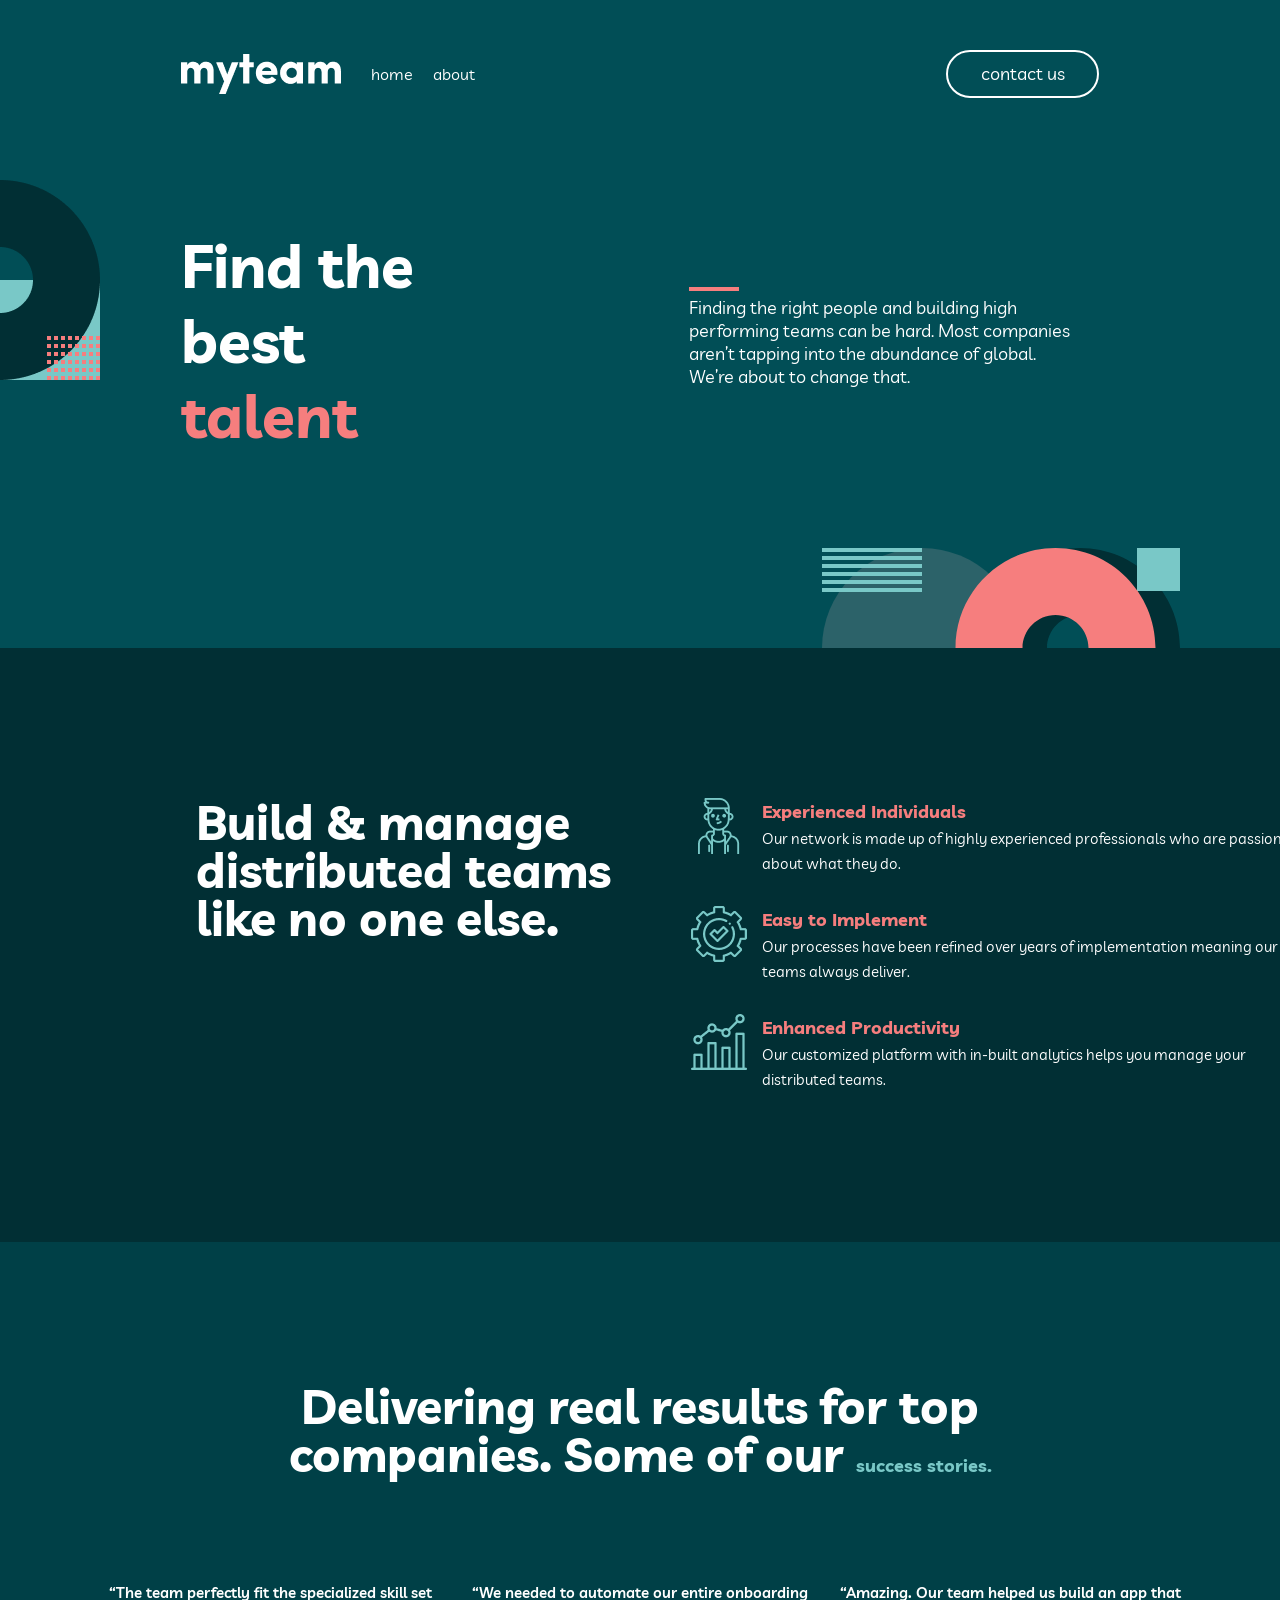
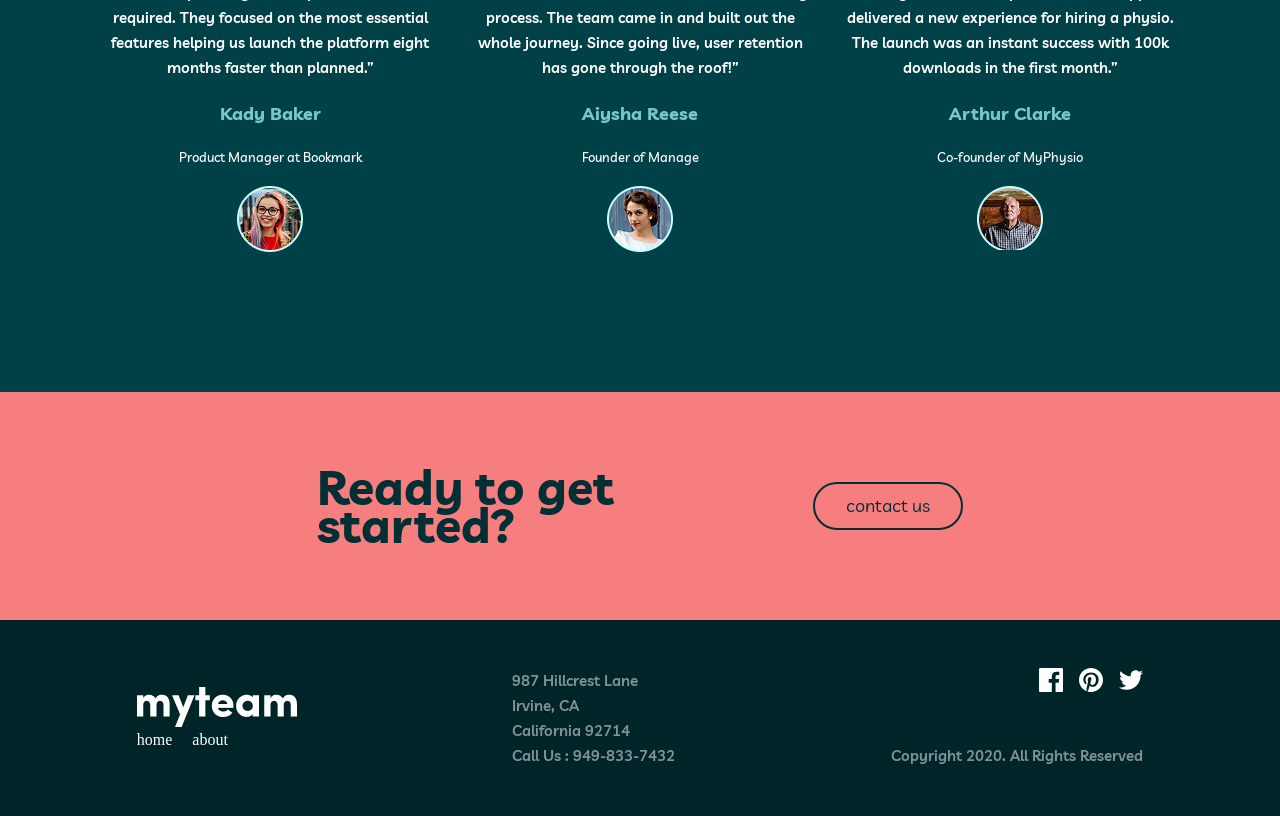
<file: index.html>
<!DOCTYPE html>
<html lang="en">

<head>
    <meta charset="UTF-8">
    <meta name="viewport" content="width=device-width, initial-scale=1.0">
    <link rel="preconnect" href="https://fonts.googleapis.com">
    <link rel="preconnect" href="https://fonts.gstatic.com" crossorigin>
    <link
        href="https://fonts.googleapis.com/css2?family=Livvic:ital,wght@0,100;0,200;0,300;0,400;0,500;0,600;0,700;0,900;1,100;1,200;1,300;1,400;1,500;1,600;1,700;1,900&display=swap"
        rel="stylesheet">
    <link rel="stylesheet" href="/main.css">
    <title>My team</title>
</head>

<body>
    <header>
        <div class="container">
            <div class="header__wrapper">
                <div class="header__logo">
                    <img class="header__disk" src="/disk-left.png" alt="">

                    <img class="header__img" src="/myteam 2.png" alt="">
                    <ul class="header__list">
                        <li class="header__li"><a class="header__text" href="/index.html">home</a></li>
                        <li class="header__li"><a class="header__text" href="/about.html">about</a></li>
                    </ul>
                    
                </div>
                <div class="header__btn">
                    <button class="header__button"><a class="header__text" href="/contact us.html">contact
                            us</a></button>
                </div>
                <img class="burgerr" width="20" height="17" src="./Group 2.png" alt="">
            </div>
            <div class="header__wrap">
                <div class="header__texts">
                    <h1 class="header__h1">Find the <br> best <span class="header__span">talent</span></h1>
                    
                    <p class="header__p"> <img class="ig" src="./Rectangle (3).png" alt=""><br>Finding the right people and building high <br> performing teams can be hard.
                        Most companies <br>aren’t tapping into the abundance of global. <br> We’re about to change that.
                    </p>
                    <img class="header__disk2" src="/disk-bottom.svg" alt="">
                </div>
            </div>
        </div>
    </header>
    <main>
        <section class="main__section">
            <div class="main__wrap">
                <div class="container">
                    <div class="main__father">
                        <div class="main__text">
                            <h1 class="main__h">
                                Build & manage distributed teams like no one else.
                            </h1>
                        </div>

                        <div class="main__wrapper">
                            <div class="main__list">
                                <div class="main__lists">
                                    <div class="main__space">
                                        <img src="/Group 9.png" alt="">
                                    </div>
                                    <div class="main__space2">
                                        <h1 class="main__h1">Experienced Individuals</h1>
                                        <p class="main__p">Our network is made up of highly experienced professionals
                                            who are passionate about what they do.</p>
                                    </div>
                                </div>
                            </div>
                            <div class="main__list">
                                <div class="main__lists">
                                    <div class="main__space">
                                        <img src="/Combined Shape.png" alt="">
                                    </div>
                                    <div class="main__space2">
                                        <h1 class="main__h1">Easy to Implement</h1>
                                        <p class="main__p">Our processes have been refined over years of implementation
                                            meaning our teams always deliver.</p>
                                    </div>

                                </div>
                            </div>
                            <div class="main__list">
                                <div class="main__lists">
                                    <div class="main__space">
                                        <img src="/Combined Shape (1).png" alt="">
                                    </div>
                                    <div class="main__space2">
                                        <h1 class="main__h1">Enhanced Productivity</h1>
                                        <p class="main__p">Our customized platform with in-built analytics helps you
                                            manage your distributed teams.</p>
                                    </div>

                                </div>
                            </div>
                        </div>

                    </div>
                </div>
            </div>
        </section>
        <section class="main__section2">
            <div class="container">
                <div class="main__bc">
                    <h1 class="main__texts">Delivering real results for top <br> companies. Some of our <span
                            class="main__span">success stories.</span></h1>
                    <div class="main__wraps">
                        <div class="main__lists2">
                            <p class="main__p2"> “The team perfectly fit the specialized skill set required. They
                                focused on the most essential features helping us launch the platform eight months
                                faster than planned.”</p>
                            <h2 class="main__span">Kady Baker</h2>
                            <h3 class="main__h3">Product Manager at Bookmark</h3>
                            <img src="/Oval (1).png" alt="">
                        </div>
                        <div class="main__lists2">
                            <p class="main__p2">“We needed to automate our entire onboarding process. The team came in
                                and built out the whole journey. Since going live, user retention has gone through the
                                roof!”</p>
                            <h2 class="main__span">Aiysha Reese</h2>
                            <h3 class="main__h3">Founder of Manage</h3>
                            <img src="/Oval Copy 5.png" alt="">
                        </div>
                        <div class="main__lists2">
                            <p class="main__p2">“Amazing. Our team helped us build an app that delivered a new
                                experience for hiring a physio. The launch was an instant success with 100k downloads in
                                the first month.”</p>
                            <h2 class="main__span">Arthur Clarke</h2>
                            <h3 class="main__h3">Co-founder of MyPhysio</h3>
                            <img src="/Oval Copy 6.png" alt="">
                        </div>
                    </div>
                </div>
            </div>
        </section>
        <section class="section3">
            <div class="container">
                <div class="main__wrapp">
                    <h1 class="main_tex">Ready to get started?</h1>
                    <button class="main__btn"><a class="main__button" href="">contact us</a></button>
                </div>
            </div>
        </section>
    </main>
    <footer>
        <div class="container">
            <div class="footer__wrapper">
                <div class="footer__logo">

                    <img src="/myteam 2.png" alt="">
                    <ul class="footer__ul">
                        <li class="footer__li"><a class="footer__a" href="">home</a></li>
                        <li class="footer__li"><a class="footer__a" href="">about</a></li>
                    </ul>
                </div>
                <div class="footer__text">
                    <p class="footer__p">
                        987 Hillcrest Lane <br>Irvine, CA <br>California 92714 <br>Call Us : 949-833-7432
                    </p>
                </div>
                <div class="footer__link">
                    <div class="footer__img">
                        <img src="/facebook (1).svg" alt="">
                        <img src="/pinterest.svg" alt="">
                        <img src="/twitter.svg" alt="">
                    </div>
                    <div class="footer__text2">
                        <p class="footer__texts">Copyright 2020. All Rights Reserved</p>
                    </div>
                </div>
            </div>
         
        </div>

    </footer>
</body>

</html>
</file>
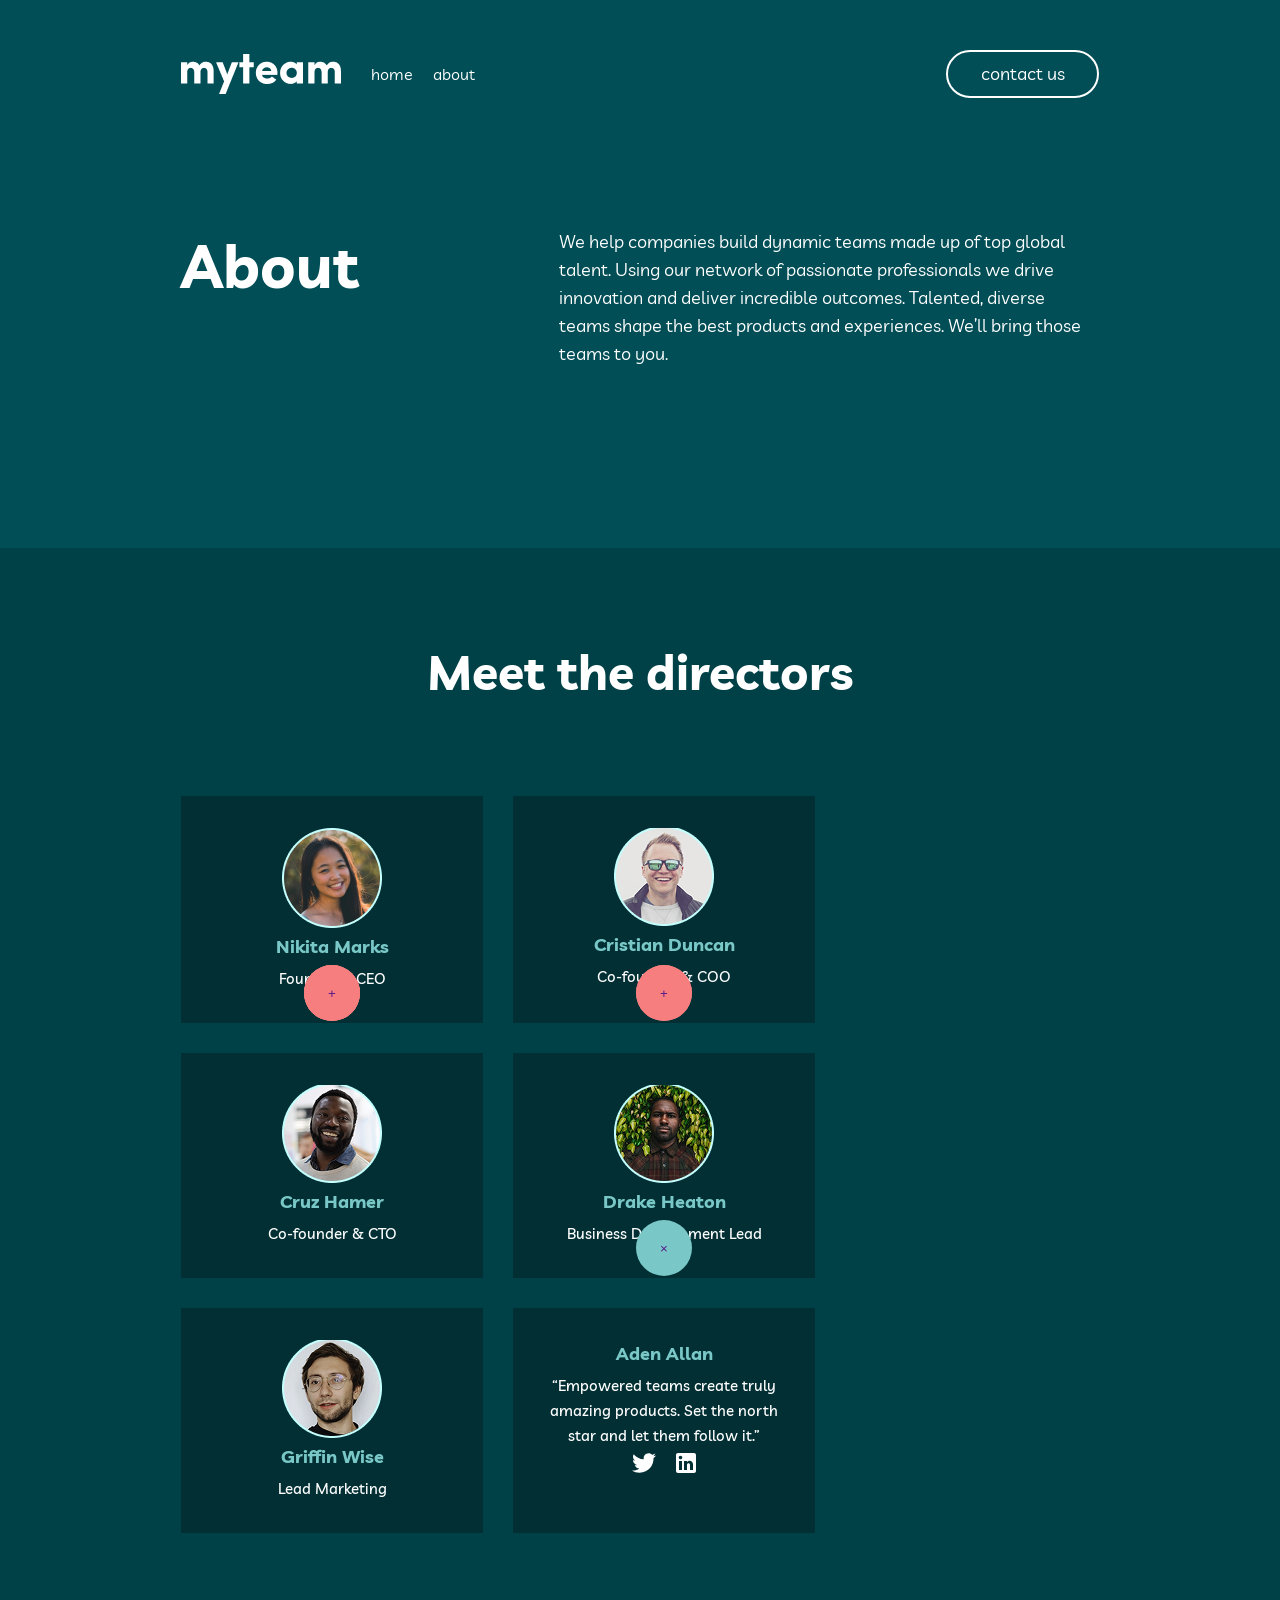
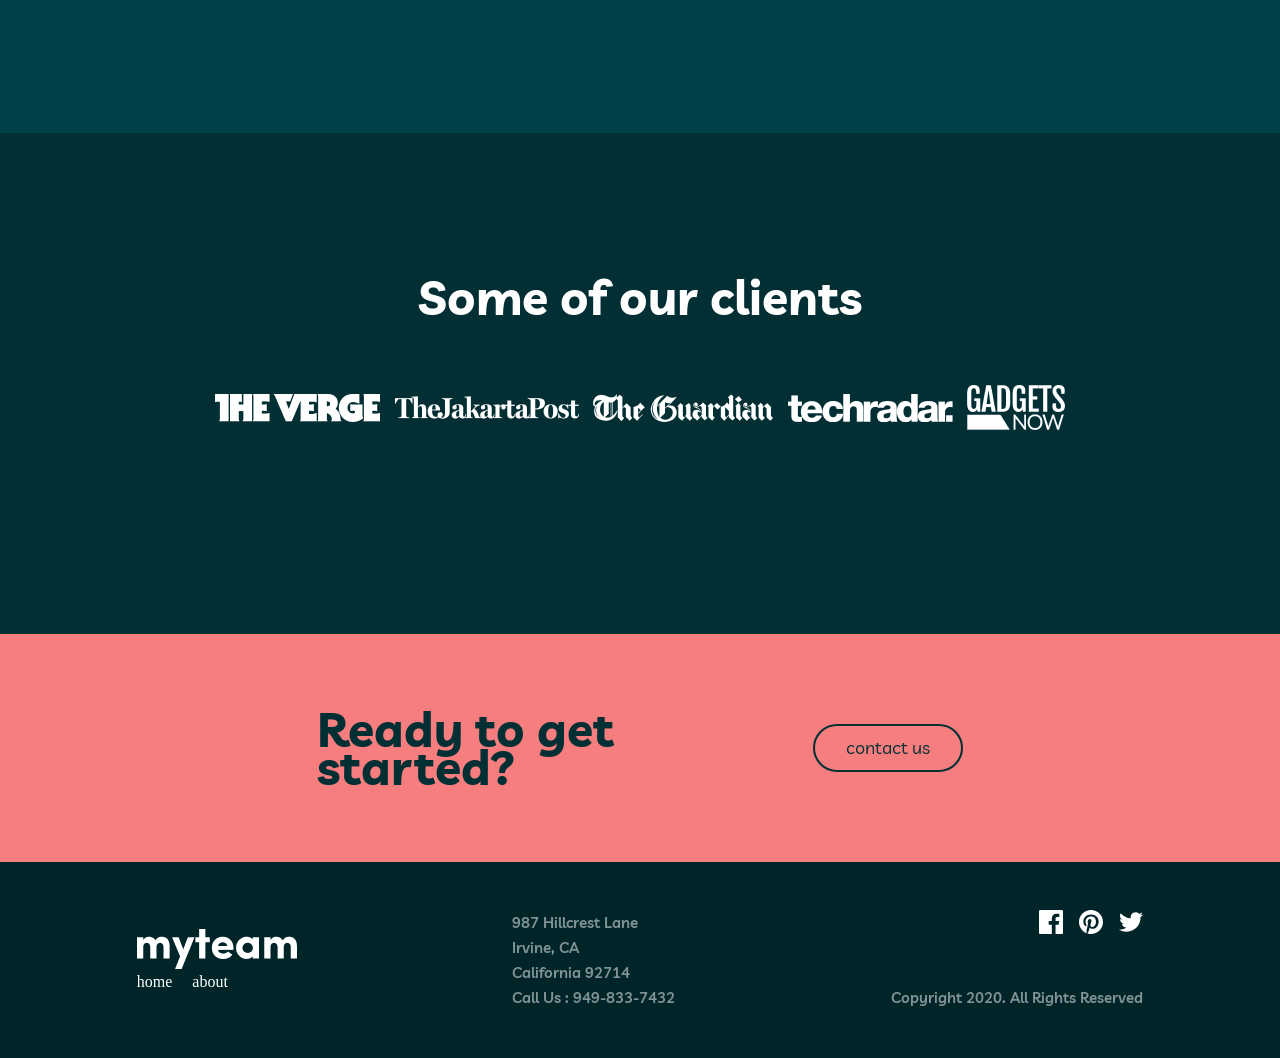
<file: about.html>
<!DOCTYPE html>
<html lang="en">

<head>
    <meta charset="UTF-8">
    <meta name="viewport" content="width=device-width, initial-scale=1.0">
    <link rel="stylesheet" href="/main.css">
    <link rel="preconnect" href="https://fonts.googleapis.com">
    <link rel="preconnect" href="https://fonts.gstatic.com" crossorigin>
    <link
        href="https://fonts.googleapis.com/css2?family=Livvic:ital,wght@0,100;0,200;0,300;0,400;0,500;0,600;0,700;0,900;1,100;1,200;1,300;1,400;1,500;1,600;1,700;1,900&display=swap"
        rel="stylesheet">
    <title>Document</title>
</head>

<body>
    <header>
        <div class="container">
            <div class="header__wrapper">
                <div class="header__logo">
                    <img class="header__img" src="/myteam 2.png" alt="">
                    <ul class="header__list">
                        <li><a class="header__text" href="/index.html">home</a></li>
                        <li><a class="header__text" href="/about.html">about</a></li>
                    </ul>
                </div>
                <div class="header__btn">
                    <button class="header__button"><a class="header__text" href="/contact us.html">contact
                            us</a></button>
                </div>
                <img class="burgerr" width="20" height="17" src="./Group 2.png" alt="">
            </div>

        </div>
        <div class="container">
            <div class="header__wrap">
                <div class="header__texts">
                    <h1 class="header__h1">About</h1>
                    <p class="about__header__p">We help companies build dynamic teams made up of top global talent.
                        Using our network of passionate professionals we drive innovation and deliver incredible
                        outcomes. Talented, diverse teams shape the best products and experiences. We’ll bring those
                        teams to you.</p>
                </div>
            </div>
        </div>
    </header>
    <main class="about__main">
        <section class="section4">
            <div class="container">
                <h1 class="about__main__h1">Meet the directors</h1>
                <div class="about__main__list">
                    <div class="about__main__lists">
                        <img src="/user-nikita.png" alt="">
                        <h2 class="main__span">Nikita Marks</h2>
                        <h3>Founder & CEO</h3>
                        <button class="about__main__btn"><a href="">+</a></button>
                    </div>
                    <div class="about__main__lists">
                        <img src="/Oval (2).png" alt="">
                        <h2 class="main__span">Cristian Duncan</h2>
                        <h3>Co-founder & COO</h3>
                        <button class="about__main__btn"><a href="">+</a></button>
                    </div>
                    <div class="about__main__lists">
                        <img src="/Oval (3).png" alt="">
                        <h2 class="main__span">Cruz Hamer</h2>
                        <h3>Co-founder & CTO</h3>
                        <button class="about__main__btn"><a href="">+</a></button>
                    </div>
                    <div class="about__main__lists">
                        <img src="/Oval (4).png" alt="">
                        <h2 class="main__span">Drake Heaton</h2>
                        <h3>Business Development Lead</h3>
                        <button class="about__main__btn"><a href="">+</a></button>
                    </div>
                    <div class="about__main__lists">
                        <img src="/Oval (5).png" alt="">
                        <h2 class="main__span">Griffin Wise</h2>
                        <h3>Lead Marketing</h3>
                        <button class="about__main__btn"><a href="">+</a></button>
                    </div>
                    <div class="about__main__lists">
                        <h2 class="main__span">Aden Allan</h2>
                        <h3>“Empowered teams create truly amazing products. Set the north star and let them follow it.”
                        </h3>
                        <div class="img_logo">
                            <img src="/twitter.svg" alt="">
                            <img src="/logo-linkedin.svg" alt="">
                        </div>
                       
                        <button class="about__main__btn2"><a href="">×</a></button>
                    </div>

                </div>
            </div>
        </section>
        <section class="section5">
            <div class="container">
                <h1 class="about__main__text">
                    Some of our clients
                </h1>
                <div class="about__main__img">
                    <img src="/logo-verge.png" alt="">
                    <img src="/logo-jakarta.png" alt="">
                    <img src="/logo-guardian.png" alt="">
                    <img src="/logo-techradar.png" alt="">
                    <img src="/logo-gadgets.png" alt="">
                </div>
            </div>
        </section>
        <section class="section3">
            <div class="container">
                <div class="main__wrapp">
                    <h1 class="main_tex">Ready to get started?</h1>
                    <button class="main__btn"><a class="main__button" href="">contact us</a></button>
                </div>
            </div>
        </section>
    </main>
    <footer>
        <div class="container">
            <div class="footer__wrapper">
                <div class="footer__logo">

                    <img src="/myteam 2.png" alt="">
                    <ul class="footer__ul">
                        <li class="footer__li"><a class="footer__a" href="">home</a></li>
                        <li class="footer__li"><a class="footer__a" href="">about</a></li>
                    </ul>
                </div>
                <div class="footer__text">
                    <p class="footer__p">
                        987 Hillcrest Lane <br>Irvine, CA <br>California 92714 <br>Call Us : 949-833-7432
                    </p>
                </div>
                <div class="footer__link">
                    <div class="footer__img">
                        <img src="/facebook (1).svg" alt="">
                        <img src="/pinterest.svg" alt="">
                        <img src="/twitter.svg" alt="">
                    </div>
                    <div class="footer__text2">
                        <p class="footer__texts">Copyright 2020. All Rights Reserved</p>
                    </div>
                </div>
            </div>
         
        </div>

    </footer>
</body>

</html>
</file>
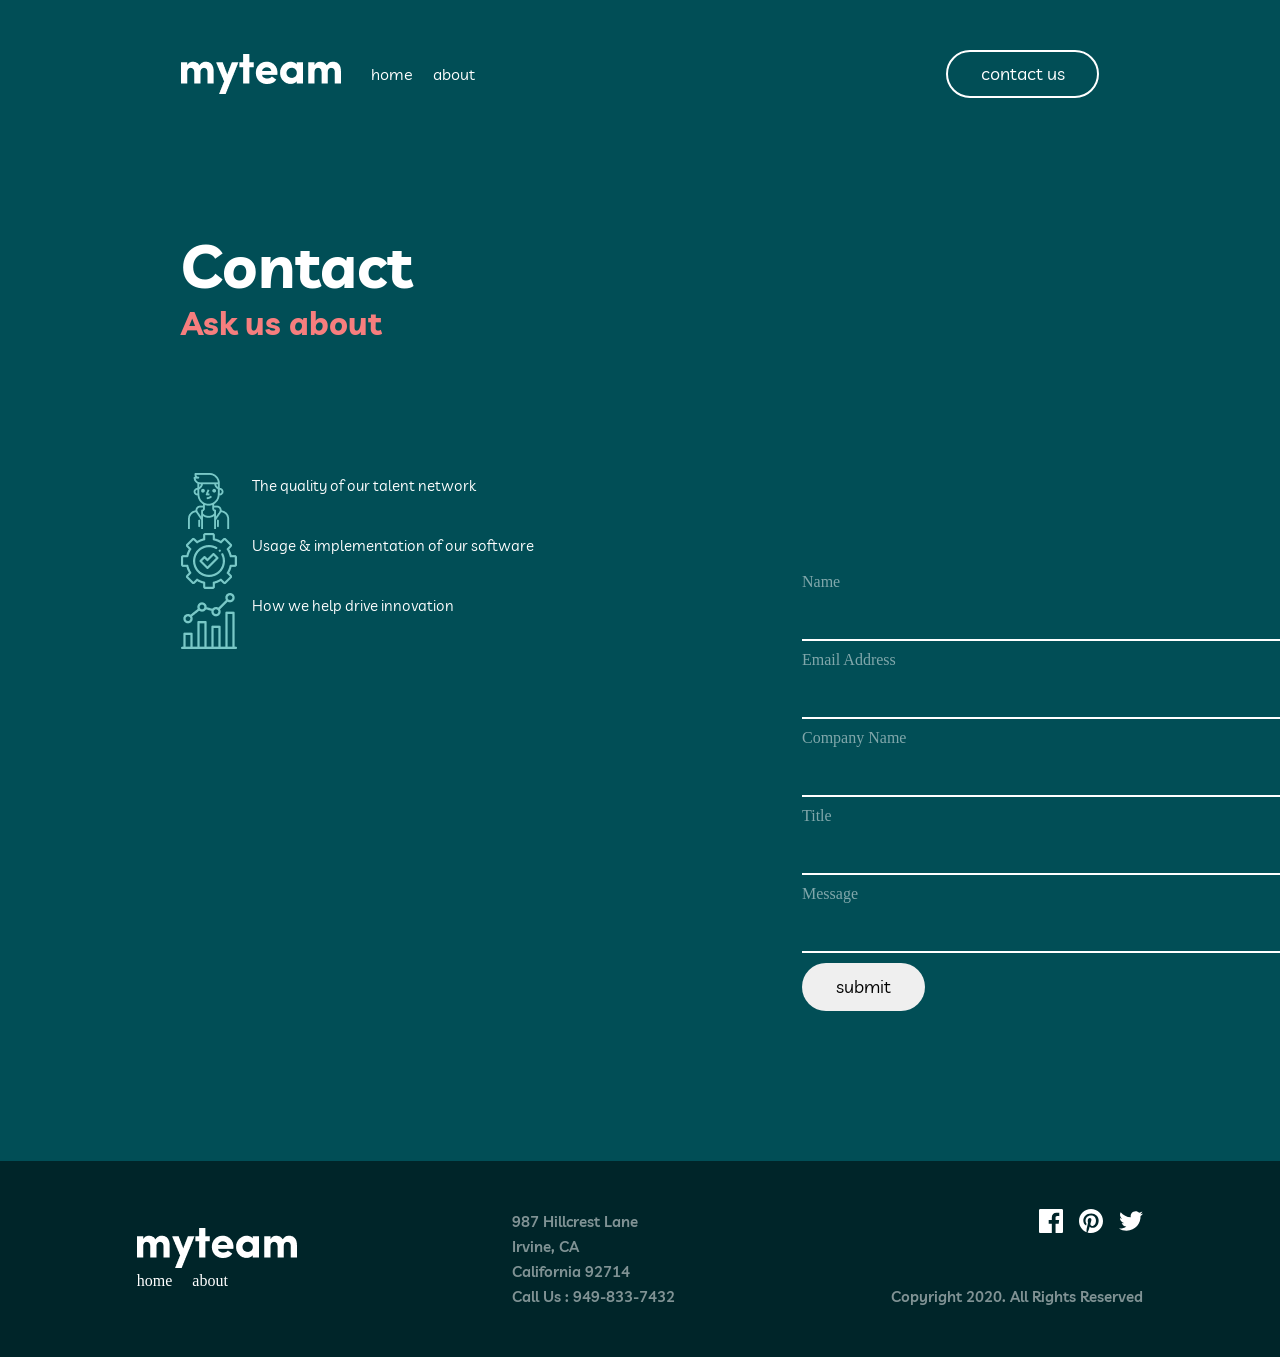
<file: contact us.html>
<!DOCTYPE html>
<html lang="en">

<head>
    <meta charset="UTF-8">
    <meta name="viewport" content="width=device-width, initial-scale=1.0">
    <link rel="preconnect" href="https://fonts.googleapis.com">
    <link rel="preconnect" href="https://fonts.gstatic.com" crossorigin>
    <link
        href="https://fonts.googleapis.com/css2?family=Livvic:ital,wght@0,100;0,200;0,300;0,400;0,500;0,600;0,700;0,900;1,100;1,200;1,300;1,400;1,500;1,600;1,700;1,900&display=swap"
        rel="stylesheet">
    <link rel="stylesheet" href="/main.css">
    <title>contact</title>
</head>

<body>
    <header>
        <div class="container">
            <div class="header__wrapper">
                <div class="header__logo">
                    <img class="header__img" src="/myteam 2.png" alt="">
                    <ul class="header__list">
                        <li><a class="header__text" href="/index.html">home</a></li>
                        <li><a class="header__text" href="/about.html">about</a></li>
                    </ul>
                </div>
                <div class="header__btn">
                    <button class="header__button"><a class="header__text" href="/contact us.html">contact
                            us</a></button>
                </div>
                <img class="burgerr" width="20" height="17" src="./Group 2.png" alt="">
            </div>
            <div class="header__wrap">
                <div class="header__texts2">
                    <h1 class="header__h1">Contact</h1>
                    <h2 class="contact__header__h2">Ask us about</h2>
                </div>
            </div>
            <div class="bottom-wrapper">
                <div>
                    <div class="main__list">
                        <div class="main__lists">
                            <div class="main__space">
                                <img src="/Group 9.png" alt="">
                            </div>
                            <div class="main__space2">

                                <p class="main__p">The quality of our talent network</p>
                            </div>
                        </div>
                    </div>
                    <div class="main__list">
                        <div class="main__lists">
                            <div class="main__space">
                                <img src="/Combined Shape.png" alt="">
                            </div>
                            <div class="main__space2">

                                <p class="main__p">Usage & implementation of our software</p>
                            </div>

                        </div>
                    </div>
                    <div class="main__list">
                        <div class="main__lists">
                            <div class="main__space">
                                <img src="/Combined Shape (1).png" alt="">
                            </div>
                            <div class="main__space2">

                                <p class="main__p">How we help drive innovation</p>
                            </div>

                        </div>
                    </div>
                </div>

                <div class="contact__header__label">
                    <label for="">Name</label>
                    <input type="text">
                    <label for="">Email Address</label>
                    <input type="text">
                    <label for="">Company Name</label>
                    <input type="text">
                    <label for="">Title</label>
                    <input type="text">
                    <label for="">Message</label>
                    <input type="text">
                    <button class="contact__btn">submit</button>
                </div>
            </div>
        </div>
    </header>
    <footer>
        <div class="container">
            <div class="footer__wrapper">
                <div class="footer__logo">

                    <img src="/myteam 2.png" alt="">
                    <ul class="footer__ul">
                        <li class="footer__li"><a class="footer__a" href="">home</a></li>
                        <li class="footer__li"><a class="footer__a" href="">about</a></li>
                    </ul>
                </div>
                <div class="footer__text">
                    <p class="footer__p">
                        987 Hillcrest Lane <br>Irvine, CA <br>California 92714 <br>Call Us : 949-833-7432
                    </p>
                </div>
                <div class="footer__link">
                    <div class="footer__img">
                        <img src="/facebook (1).svg" alt="">
                        <img src="/pinterest.svg" alt="">
                        <img src="/twitter.svg" alt="">
                    </div>
                    <div class="footer__text2">
                        <p class="footer__texts">Copyright 2020. All Rights Reserved</p>
                    </div>
                </div>
            </div>
         
        </div>

    </footer>
</body>

</html>
</file>
<file: main.css>
* {
  margin: 0;
  padding: 0;
  box-sizing: border-box;
  list-style: none;
  text-decoration: none;
}

.container {
  margin: 0 auto;
  width: 85%;
  max-width: 100%;
}

.header__button {
  width: 153px;
  height: 48px;
  background-color: #014E56;
  border-radius: 24px;
  border: 2px solid #FFFFFF;
  cursor: pointer;
  font-family: Livvic;
  font-weight: 600px;
  font-size: 18px;
  line-height: 28px;
  letter-spacing: 0px;

}

.header__disk2 {
  top: 548px;
}

.header__disk {
  top: 180px;
}


header {
  background-color: #014E56;
  padding: 50px 100px;
  color: #fff;
}

.header__wrapper {
  display: flex;
  justify-content: space-between;
}

.header__list {
  display: flex;
  gap: 20px;
}

.header__logo {
  display: flex;
  align-items: center;
  gap: 30px;
}

.header__img {
  width: 160px;
  height: 40px;
}

.header__text {
  color: #fff;
  font-family: Livvic;
}

.header__texts {
  display: flex;
  gap: 200px;
}

.header__wrap {
  margin: 130px 0px;

}

.header__span {
  color: #f67e7e;
}

.header__h1 {
  width: 450px;
  font-family: livvic;
  font-size: 60px;
}

.header__p {
  font-family: livvic;
  width: 600px;
  height: 150px;
  font-size: 18px;
  margin: 45px 0px;
}

.main__h1 {
  font-family: Livvic;
  font-weight: 700;
  font-size: 18px;
  line-height: 28px;
  letter-spacing: 0px;
  color: #f67e7e;
}

.main__section {
  background-color: #012f34;
}

.main__h {
  font-family: Livvic;
  font-weight: 700px;
  font-size: 48px;
  line-height: 48px;
  letter-spacing: 0px;
  color: #fff;
  width: 445px;
}

.main__father {
  display: flex;
  padding: 150px 100px;
  gap: 50px;
}

.main__lists {
  display: flex;
  gap: 15px;
}

.main__p {
  font-family: Livvic;
  font-weight: 600px;
  font-size: 15px;
  line-height: 25px;
  letter-spacing: 0px;
  color: #fff;
  width: 550px;
}

.main__wrapper {
  display: flex;
  flex-direction: column;
  gap: 30px;
}

.main__span {
  color: #79c8c7;
}

.main__texts {
  font-family: Livvic;
  font-weight: 700;
  font-size: 48px;
  line-height: 48px;
  letter-spacing: 0px;
  text-align: center;
  color: #fff;
}

.main__section2 {
  background-color: #004047;
  padding: 140px;
}

.main__p2 {
  font-family: Livvic;
  font-weight: 600;
  font-size: 15px;
  line-height: 25px;
  letter-spacing: 0px;
  text-align: center;
  width: 350px;
}

.main__lists2 {
  display: flex;
  flex-direction: column;
  align-items: center;
  gap: 20px;
}

.main__wraps {
  display: flex;
  gap: 20px;
}

.main__p2 {
  color: #fff;
}

.main__h3 {
  font-family: Livvic;
  font-weight: 500;
  font-size: 13px;
  line-height: 18px;
  letter-spacing: 0px;
  text-align: center;
  color: #fff;
}

.main__bc {
  display: flex;
  flex-direction: column;
  gap: 100px;
  align-items: center;
}

.main__btn {
  width: 153px;
  height: 48px;
  border-radius: 24px;
  background-color: #f67e7e;
  border: 2px solid #012F34;
}

.main_tex {
  font-family: Livvic;
  font-weight: 700px;
  font-size: 48px;
  line-height: 38px;
  letter-spacing: 0px;
  color: #012F34;
  
}

.section3 {
  background-color: #f67e7e;
  padding: 76px 260px;
}

.main__wrapp {
  display: flex;
  align-items: center;
  justify-content: space-between;
}

.main__button {
  color: #012F34;
  font-family: Livvic;
  font-weight: 600px;
  font-size: 18px;
  line-height: 28px;
  letter-spacing: 0px;

}

footer {
  background-color: #002529;
  padding: 48px;
}

.footer__ul {
  display: flex;
  gap: 20px;
  color: #fff;
}

.footer__a {
  color: #fff;
}

.footer__p {
  color: #fff;
  opacity: 0.5;
  font-family: Livvic;
  font-weight: 600;
  font-size: 15px;
  line-height: 25px;
  letter-spacing: 0px;

}

.footer__wrapper {
  display: flex;
  justify-content: space-between;
  gap: 125px;
  align-items: center;
}

.footer__text {
  font-family: Livvic;
  font-weight: 600;
  font-size: 15px;
  line-height: 25px;
  letter-spacing: 0px;
  color: #fff;
  display: flex;

}

.footer__text2 {
  font-family: Livvic;
  font-weight: 600;
  font-size: 15px;
  line-height: 25px;
  letter-spacing: 0px;
  text-align: right;
  color: #fff;
  opacity: 0.5;
  display: flex;
}

.footer__img {
  display: flex;
  justify-content: end;
  gap: 16px;
}

.footer__link {
  display: flex;
  flex-direction: column;
  gap: 51px;
}










.about__header__p {
  font-family: Livvic;
  font-weight: 700px;
  font-size: 18px;
  line-height: 28px;
  letter-spacing: 0px;
}

.about__main__h1 {
  font-family: Livvic;
  font-weight: 700;
  font-size: 48px;
  line-height: 48px;
  letter-spacing: 0px;
  text-align: center;
  color: #fff;
}

.about__main {
  background-color: #004047;
}

.section4 {
  padding: 100px;
}

.about__main__lists {
  width: 302px;
  padding: 32px;
  display: flex;
  flex-direction: column;
  align-items: center;
  gap: 5px;
  color: #fff;
  background-color: #012f34;

  h3 {
    font-family: Livvic;
    font-weight: 500;
    font-size: 15px;
    line-height: 25px;
    letter-spacing: 0px;
    text-align: center;

  }
}

.img_logo {
  display: flex;
  align-items: center;
  justify-content: center;
  gap: 20px;
}

.main__span {
  font-family: Livvic;
  font-weight: 700;
  font-size: 18px;
  line-height: 28px;
  letter-spacing: 0px;
  text-align: center;
  color: #79C8C7;
}

.about__main__btn {
  width: 56px;
  height: 56px;
  background-color: #f67e7e;
  border-radius: 100%;
  border: none;
  color: #fff;

  position: absolute;
  top: 965px;
}

.about__main__btn2 {
  width: 56px;
  height: 56px;
  background-color: #79c8c7;
  border-radius: 100%;
  border: none;
  color: #fff;
  position: absolute;
  top: 1220px;
}

.about__main__list {
  display: flex;
  flex-wrap: wrap;
  gap: 30px;
  padding: 100px 0px;
}

.about__main__text {
  font-family: Livvic;
  font-weight: 700;
  font-size: 48px;
  line-height: 48px;
  letter-spacing: 0px;
  text-align: center;
  color: #fff;
}

.section5 {
  background-color: #012f34;
  padding: 140px;
}

.about__main__img {
  display: flex;
  padding: 64px 0px;
  align-items: center;
  justify-content: space-between;
}

.header__text2 {
  flex-direction: column;
  color: #f67e7e;
  font-family: Livvic;
  font-weight: 700;
  font-size: 32px;
  line-height: 48px;
  letter-spacing: 0px;
}

.main__text2 {
  font-family: Livvic;
  font-weight: 700;
  font-size: 32px;
  line-height: 48px;
  letter-spacing: 0px;
  color: #f67e7e;
}



.contact__header__h2 {
  font-family: Livvic;
  font-size: 32px;
  color: #f67e7e;
}

.contact__header__label {
  display: flex;
  flex-direction: column;
}

.bottom-wrapper {
  display: flex;
}

.contact__header__label {
  display: flex;
  flex-direction: column;
  gap: 10px;
  margin: -250px 0px;
}

input {
  width: 540px;
  border: none;
  background-color: transparent;
  height: 40px;
  border-bottom: 2px solid white;
}

label {
  opacity: 0.5;
}

.contact__btn {
  font-family: Livvic;
  width: 123px;
  font-size: 18px;
  line-height: 28px;
  letter-spacing: 0px;
  border-radius: 30px;
  border: none;
  height: 48px;
}

.header__li a:hover {
  color: #F67E7E;
}

.header__button:hover {
  background-color: #fff;
}

.header__button:hover a {
  background-color: 012F34;
  color: black;
}

.main__btn:hover {
  background-color: #012F34;
}

.main__btn:hover a {
  color: #fff;
}

.footer__li:hover a {
  color: #F67E7E;
}

.header__disk {
  position: absolute;
  bottom: 350px;
  left: 0px;

}

.header__disk2 {
  position: absolute;
  bottom: 100px;
  right: 100px;
}


.contact__header__label {
  padding: 350px 0;
}






@media only screen and (max-width: 845px) {
  .header__disk {
    display: none;
  }

  .main__father {
    display: flex;
    flex-direction: column;
    gap: 50px;
  }

  .main__wraps {
    display: flex;
    flex-direction: column;
    gap: 50px;
  }



  .header__texts {
    display: flex;
    flex-direction: column;
    align-items: center;
    justify-content: center;
    text-align: center;
  }

  .about__main__list {
    display: flex;
    flex-wrap: wrap;
    gap: 30px;
    padding: 100px 0px;
    width: 280px;
  }

  .bottom-wrapper {
    display: flex;
    flex-direction: column;
  }
  .header__wrap {
    display: flex;
    align-items: center;
    justify-content: center;
    text-align: center;
  }

}
.burgerr {
  display: none;
}
@media only screen and (max-width: 692px) {
.header__list {
  display: none;
}
.burgerr {
  display: block;
  align-items: center;
  justify-content: center;
}
.header__btn {
  display: none;
}
.footer__wrapper {
  display: flex;
  flex-direction: column;
  align-items: center;
  justify-content: center;
  text-align: center;
}
.footer__img {
  display: flex;
  align-items: center;
  justify-content: center;
}
.main__wrapp {
  display: flex;
  flex-direction: column;
  align-items: center;
  justify-content: center;
  gap: 20px;
}
.about__main__img {
  display: flex;
  flex-direction: column;
  align-items: center;
  justify-content: center;
  gap: 50px;
}
}
</file>
